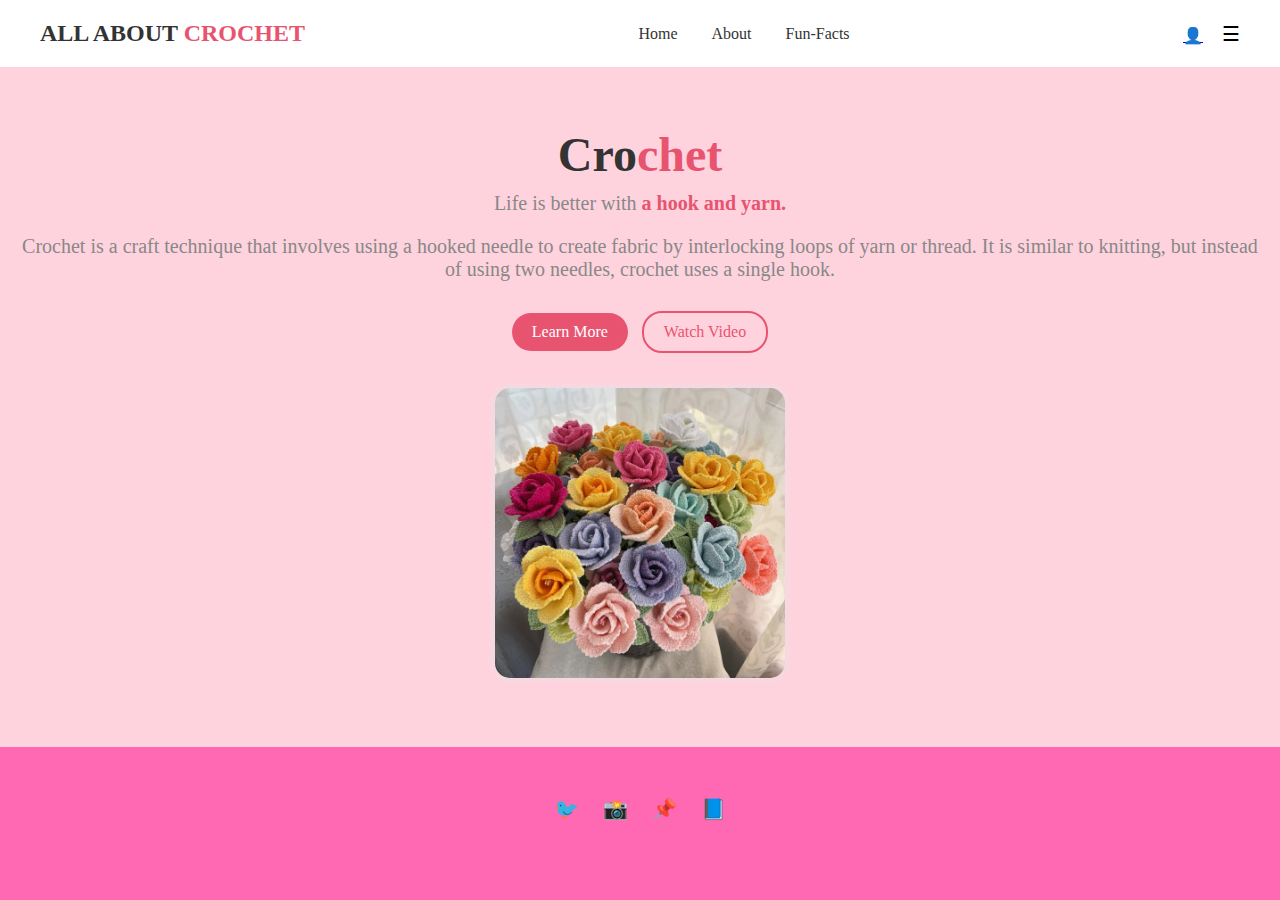
<file: index.html>
<!DOCTYPE html>
<html lang="en">
<head>
    <meta charset="UTF-8">
    <meta name="viewport" content="width=device-width, initial-scale=1.0">
    <title>Crochet</title>
    <link rel="stylesheet" href="index.css">
</head>
<body>
    <header>
        <div class="logo">ALL ABOUT<span> CROCHET</span></div>
        <nav>
            <a href="index.html">Home</a>
            <a href="about.html">About</a>
            <a href="funfacts.html">Fun-Facts</a>
        </nav>
        <div class="icons">
            <a href="login.html">👤</a>
            <span class="icon">☰</span>
        </div>
    </header>

    <section class="hero">
        <h1>Cro<span>chet</span></h1>
        <p>Life is better with <span>a hook and yarn.</span></p>
        <p class="description">
             <p>Crochet is a craft technique that involves using a hooked needle to create fabric by interlocking loops of yarn or thread. It is similar to knitting, but instead of using two needles, crochet uses a single hook.</p>
        </p>
        <div class="buttons">
            <button class="learn-more">Learn More</button>
            <button class="watch-video">Watch Video</button>
        </div>
        <div class="image-container">
            <img src="/images/background" alt="Flowers">
        </div>
    </section>

    <footer>
        <div class="social-icons">
            <a href="#">🐦</a>
            <a href="#">📸</a>
            <a href="#">📌</a>
            <a href="#">📘</a>
        </div>
    </footer>
</body>
</html>
</file>
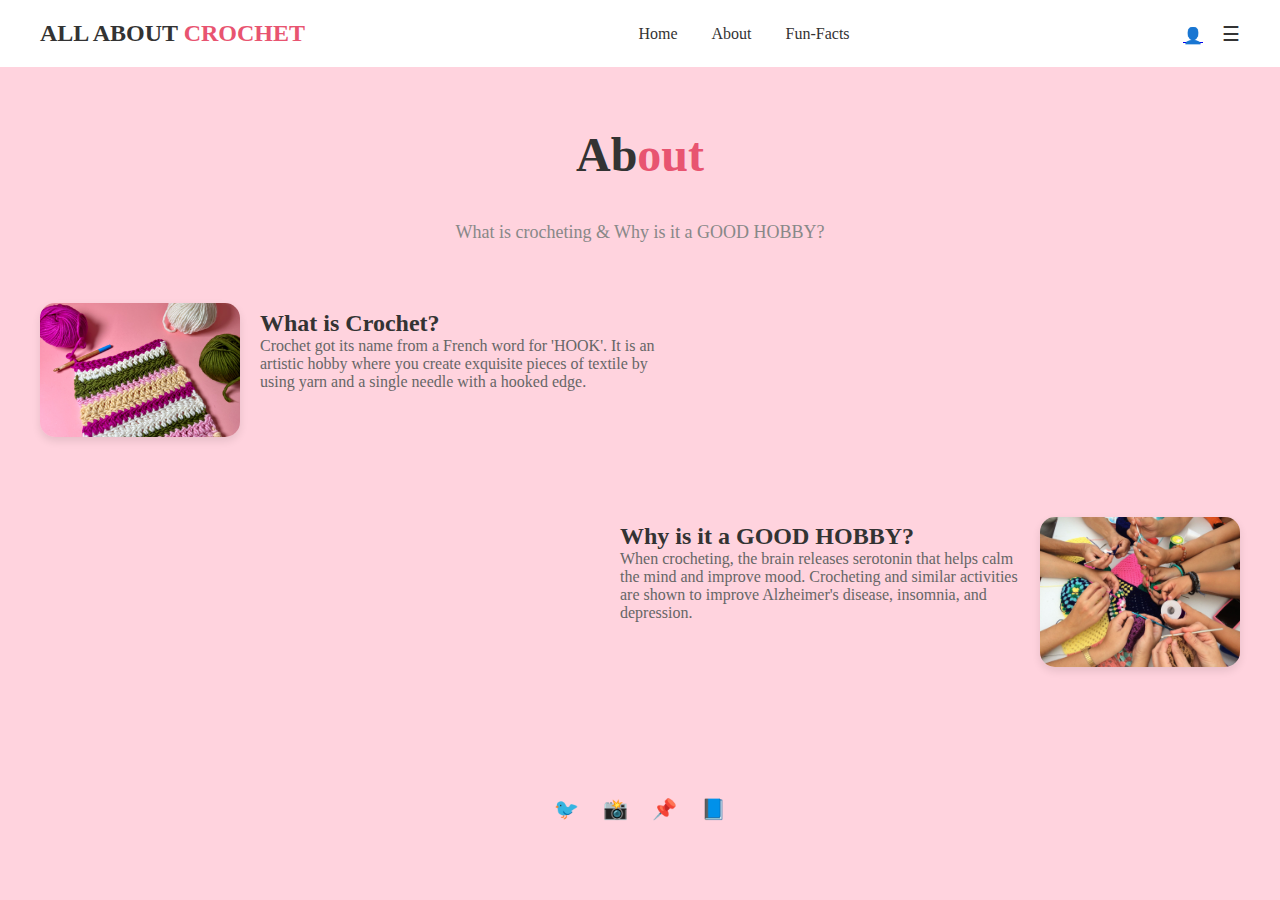
<file: about.html>
<!DOCTYPE html>
<html lang="en">
<head>
    <meta charset="UTF-8">
    <meta name="viewport" content="width=device-width, initial-scale=1.0">
    <title>Crochet</title>
    <link rel="stylesheet" href="about.css">
</head>
<body>
    <header>
        <div class="logo">ALL ABOUT <span>CROCHET</span></div>
        <nav>
            <a href="index.html">Home</a>
            <a href="about.html">About</a>
            <a href="funfacts.html">Fun-Facts</a>
        </nav>
        <div class="icons">
            <a href="login.html">👤</a>
            <span class="icon">☰</span>
        </div>
    </header>

<section class="about">
    <h1>Ab<span>out</span></h1>
    <p class="description">
         <p>What is crocheting & Why is it a GOOD HOBBY?</p>
    </p>

    <div class="about-content">
        <div class="about-item">
            <img src="/images/crochet" alt="Crochet">
            <div class="about-text">
                <h3>What is Crochet?</h3>
                <p>Crochet got its name from a French word for 'HOOK'. It is an artistic hobby where you create exquisite pieces of textile by using yarn and a single needle with a hooked edge.</p>
            </div>
        </div>

        <div class="about-item reverse">
            <img src="/images/hobby" alt="Hobby">
            <div class="about-text">
                <h3>Why is it a GOOD HOBBY?</h3>
                <p>When crocheting, the brain releases serotonin that helps calm the mind and improve mood. Crocheting and similar activities are shown to improve Alzheimer's disease, insomnia, and depression.</p>
            </div>
        </div>

    </div>
</section>

    <footer>
        <div class="social-icons">
            <a href="#">🐦</a>
            <a href="#">📸</a>
            <a href="#">📌</a>
            <a href="#">📘</a>
        </div>
    </footer>
</body>
</html>
</file>
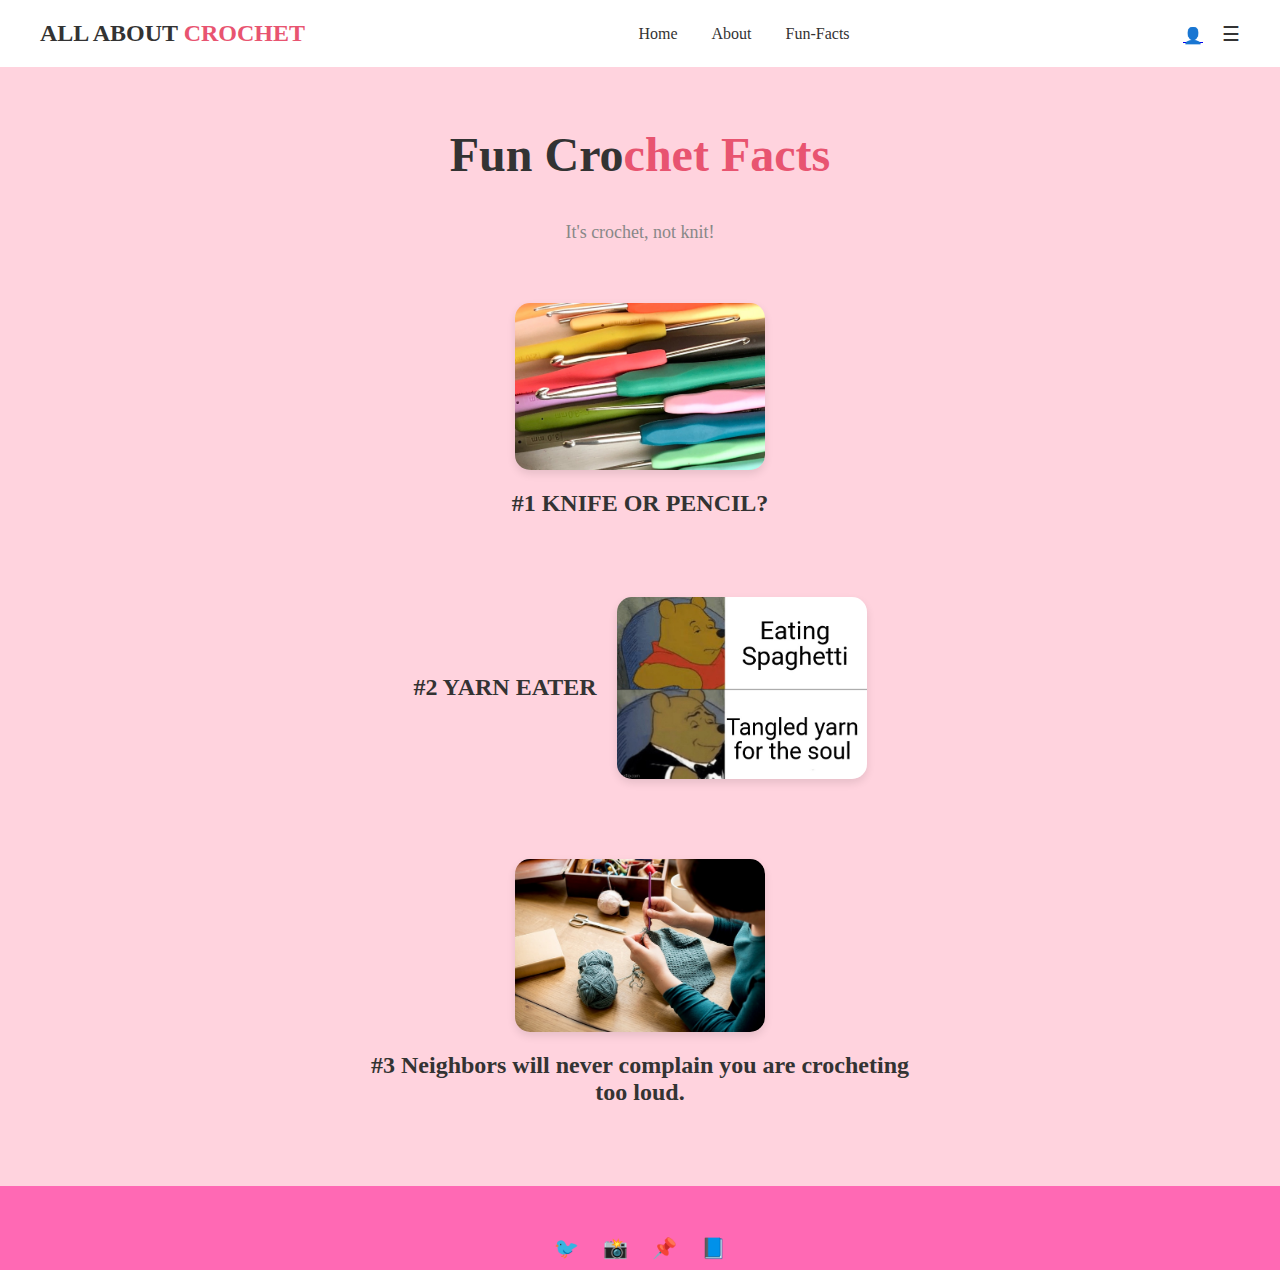
<file: funfacts.html>
<!DOCTYPE html>
<html lang="en">
<head>
    <meta charset="UTF-8">
    <meta name="viewport" content="width=device-width, initial-scale=1.0">
    <title>Crochet</title>
    <link rel="stylesheet" href="funfacts.css">
</head>
<body>
    <header>
        <div class="logo">ALL ABOUT <span>CROCHET</span></div>
        <nav>
            <a href="index.html">Home</a>
            <a href="about.html">About</a>
            <a href="funfacts.html">Fun-Facts</a>
        </nav>
        <div class="icons">
            <a href="login.html">👤</a>
            <span class="icon">☰</span>
        </div>
    </header>

<section class="funfacts">
    <h1>Fun Cro<span>chet Facts</span></h1>
    <p class="description">
         <p>It's crochet, not knit!</p>
    </p>

    <div class="funfacts-content">
        <div class="funfacts-item">
            <img src="/images/knifeorpencil" alt="Knife or Pencil">
            <div class="funfacts-text">
                <h3>#1 KNIFE OR PENCIL?</h3>
            </div>
        </div>

        <div class="funfacts-item reverse">
            <img src="/images/yarneater" alt="Yarn Eater">
            <div class="funfacts-text">
                <h3>#2 YARN EATER</h3>
            </div>
        </div>

        <div class="funfacts-item">
            <img src="/images/crocheting" alt="Crocheting">
            <div class="funfacts-text">
                <h3>#3 Neighbors will never complain you are crocheting too loud.</h3>
            </div>
        </div>
    </div>
</section>

    <footer>
        <div class="social-icons">
            <a href="#">🐦</a>
            <a href="#">📸</a>
            <a href="#">📌</a>
            <a href="#">📘</a>
        </div>
    </footer>
</body>
</html>
</file>
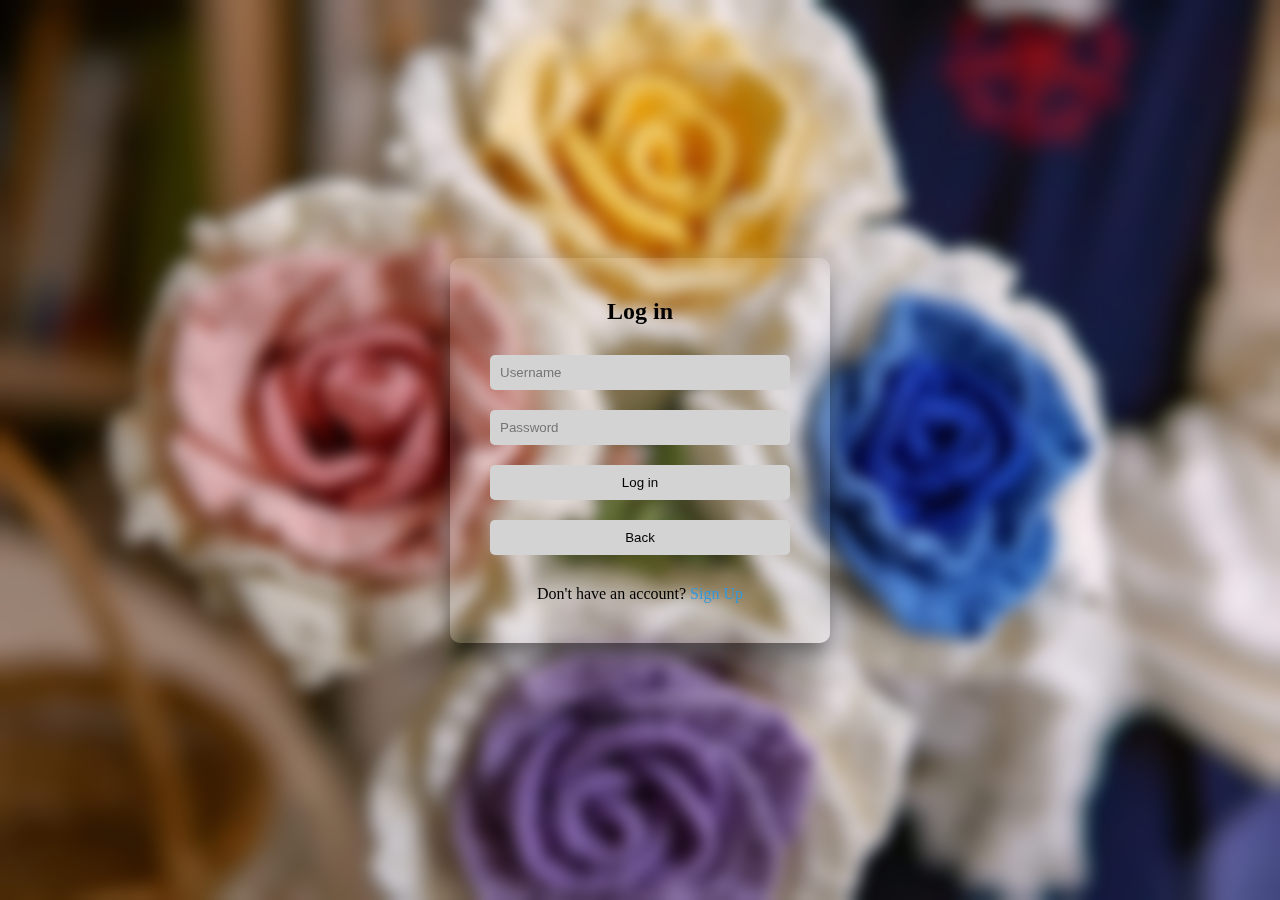
<file: login.html>
<!DOCTYPE html>
<html lang="en">
<head>
    <meta charset="UTF-8">
    <meta name="viewport" content="width=device-width, initial-scale=1.0">
    <title>Log in</title>
    <link rel="stylesheet" href="login.css">
</head>
<body>
    <div class="login-box">
        <h2>Log in</h2>
        <form id="loginForm">
            <input type="text" id="username" placeholder="Username" required>
            <input type="password" id="password" placeholder="Password" required>
            <input type="submit" value="Log in">
            <button type="button" onclick="goBack()">Back</button>
        </form>
        <div class="signup-link">
            Don't have an account? <a href="signup.html">Sign Up</a>
        </div>
    </div>

    <script>
        document.getElementById('loginForm').addEventListener('submit', function(e) {
            e.preventDefault();
            window.location.href = 'index.html'; 
        });

        function goBack() {
            window.location.href = 'index.html';
        }
    </script>
</body>
</html>
</file>
<file: index.css>
* {
    margin: 0;
    padding: 0;
    box-sizing: border-box;
    font-family: Cambria, Cochin, Georgia, Times, 'Times New Roman', serif;
}

body {
    background-color: hotpink; 
    color: black;
}

header {
    display: flex;
    justify-content: space-between;
    align-items: center;
    padding: 20px 40px;
    background-color: #fff;
}

.logo {
    font-size: 24px;
    font-weight: bold;
    color: #333;
}

.logo span {
    color: #e85470;
}

nav a {
    margin: 0 15px;
    text-decoration: none;
    color: #333;
    font-weight: 500;
}

.icons .icon {
    margin-left: 15px;
    font-size: 20px;
}

.hero {
    text-align: center;
    padding: 60px 20px;
    position: relative;
    background-color: #ffd3de;
}

.hero h1 {
    font-size: 48px;
    font-weight: bold;
    color: #333;
}

.hero h1 span {
    color: #e85470;
}

.hero p {
    font-size: 20px;
    color: #888;
    margin-top: 10px;
}

.hero p span {
    color: #e85470;
    font-weight: bold;
}

.description {
    max-width: 600px;
    margin: 20px auto;
    font-size: 14px;
    color: black;
}

.buttons {
    margin-top: 30px;
}

button {
    padding: 10px 20px;
    border: none;
    cursor: pointer;
    font-size: 16px;
    border-radius: 20px;
    transition: background-color 0.3s ease;
}

.learn-more {
    background-color: #e85470;
    color: #fff;
    margin-right: 10px;
}

.learn-more:hover {
    background-color: #c03e5a;
}

.watch-video {
    background-color: transparent;
    color: #e85470;
    border: 2px solid #e85470;
}

.watch-video:hover {
    background-color: #e85470;
    color: #fff;
}

.image-container {
    margin-top: 30px;
    position: relative;
}

.image-container img {
    width: 300px;
    height: auto;
    border-radius: 20px;
    border: 5px solid #f7d8e0;
}

footer {
    margin-top: 40px;
    text-align: center;
    padding: 10px;
}

.social-icons a {
    margin: 0 10px;
    font-size: 20px;
    color: #888;
    text-decoration: none;
}

.social-icons a:hover {
    color: #e85470;
}
</file>
<file: about.css>
* {
  margin: 0;
  padding: 0;
  box-sizing: border-box;
  font-family: Cambria, Cochin, Georgia, Times, 'Times New Roman', serif;
}

body {
  background-color: #ffd3de;
  color: #333;
}

header {
  display: flex;
  justify-content: space-between;
  align-items: center;
  padding: 20px 40px;
  background-color: #fff;
}

.logo {
  font-size: 24px;
  font-weight: bold;
  color: #333;
}

.logo span {
  color: #e85470;
}

nav a {
  margin: 0 15px;
  text-decoration: none;
  color: #333;
  font-weight: 500;
}

.icons .icon {
  margin-left: 15px;
  font-size: 20px;
}

.about {
    padding: 60px 20px;
    text-align: center;
}

.about h2 {
    font-size: 36px;
    color: #333;
    margin-bottom: 10px;
}

.about p {
    font-size: 18px;
    color: #888;
    max-width: 600px;
    margin: 0 auto 40px;
}

.about-content {
    display: flex;
    flex-direction: column;
    gap: 40px;
}

.about-item {
    display: flex;
    align-items: center;
    gap: 20px;
    padding: 20px;
}

.about-item img {
    width: 200px;
    height: auto;
    border-radius: 15px;
    box-shadow: 0 4px 8px rgba(0, 0, 0, 0.1);
}

.about-text {
    max-width: 400px;
    text-align: left;
}
.about h1 {
    font-size: 48px;
    font-weight: bold;
    color: #333;
}
.about h1 span {
    color: #e85470;
}

.about-text h3 {
    font-size: 24px;
    color: #333;
}

.about-text p {
    font-size: 16px;
    color: #666;
}

.reverse {
    flex-direction: row-reverse;
}

.description {
    max-width: 600px;
    margin: 20px auto;
    font-size: 14px;
    color: #aaa;
}

.buttons {
    margin-top: 30px;
}

button {
    padding: 10px 20px;
    border: none;
    cursor: pointer;
    font-size: 16px;
    border-radius: 20px;
    transition: background-color 0.3s ease;
}

.image-container {
    margin-top: 30px;
    position: relative;
}

.image-container img {
    width: 300px;
    height: auto;
    border-radius: 20px;
    border: 5px solid #f7d8e0;
}

footer {
    margin-top: 40px;
    text-align: center;
    padding: 10px;
}

.social-icons a {
    margin: 0 10px;
    font-size: 20px;
    color: #888;
    text-decoration: none;
}

.social-icons a:hover {
    color: #e85470;
}
</file>
<file: funfacts.css>
* {
  margin: 0;
  padding: 0;
  box-sizing: border-box;
  font-family: Cambria, Cochin, Georgia, Times, 'Times New Roman', serif;
}

body {
  background-color: hotpink;
  color: #333;
}

header {
  display: flex;
  justify-content: space-between;
  align-items: center;
  padding: 20px 40px;
  background-color: #fff;
}

.logo {
  font-size: 24px;
  font-weight: bold;
  color: #333;
}

.logo span {
  color: #e85470;
}

nav a {
  margin: 0 15px;
  text-decoration: none;
  color: #333;
  font-weight: 500;
}

.icons .icon {
  margin-left: 15px;
  font-size: 20px;
}

.funfacts {
    padding: 60px 20px;
    text-align: center;
    background-color: #ffd3de;
}

.funfacts h2 {
    font-size: 36px;
    color: #333;
    margin-bottom: 10px;
}

.funfacts p {
    font-size: 18px;
    color: #888;
    max-width: 600px;
    margin: 0 auto 40px;
}

.funfacts-content {
    display: flex;
    flex-direction: column;
    gap: 40px;
    align-items: center; 
}

.funfacts-item {
    display: flex;
    flex-direction: column; 
    align-items: center; 
    gap: 20px;
    padding: 20px;
    max-width: 600px;
    margin: 0 auto; 
}

.funfacts img {
    width: 250px;
    height: auto;
    border-radius: 15px;
    box-shadow: 0 4px 8px rgba(0, 0, 0, 0.1);
}

.funfacts-text {
    text-align: center; 
}

.funfacts h1 {
    font-size: 48px;
    font-weight: bold;
    color: #333;
}
.funfacts h1 span {
    color: #e85470;
}

.funfacts-text h3 {
    font-size: 24px;
    color: #333;
}

.funfacts-text p {
    font-size: 16px;
    color: #666;
}

.reverse {
  flex-direction: row-reverse;
}

.description {
  max-width: 600px;
  margin: 20px auto;
  font-size: 14px;
  color: #aaa;
}

.buttons {
  margin-top: 30px;
}

button {
  padding: 10px 20px;
  border: none;
  cursor: pointer;
  font-size: 16px;
  border-radius: 20px;
  transition: background-color 0.3s ease;
}

.image-container {
  margin-top: 30px;
  position: relative;
}

.image-container img {
  width: 300px;
  height: auto;
  border-radius: 20px;
  border: 5px solid #f7d8e0;
}

footer {
  margin-top: 40px;
  text-align: center;
  padding: 10px;
}

.social-icons a {
  margin: 0 10px;
  font-size: 20px;
  color: #888;
  text-decoration: none;
}

.social-icons a:hover {
  color: #e85470;
}
</file>
<file: login.css>
body {
            font-family: Cambria, Cochin, Georgia, Times, 'Times New Roman', serif;
            background: url('/images/background1') no-repeat center center fixed;
            background-size: cover;
            display: flex;
            align-items: center;
            justify-content: center;
            height: 100vh;
            margin: 0;
            backdrop-filter: blur(8px);
        }
        .login-box {
            width: 300px;
            padding: 40px;
            background: rgba(255, 255, 255, 0.1);
            border-radius: 10px;
            box-shadow: 0 15px 25px rgba(0, 0, 0, 0.5);
        }
        .login-box h2 {
            margin: 0 0 30px;
            text-align: center;
        }
        .login-box input[type="text"], 
        .login-box input[type="password"], 
        .login-box input[type="submit"],
        .login-box button {
            width: 100%;
            padding: 10px;
            margin-bottom: 20px;
            border: none;
            background: lightgray;
            border-radius: 5px;
            box-sizing: border-box;
        }
        .login-box input[type="submit"],
        .login-box button {
            color: black;
            cursor: pointer;
        }
        .login-box input[type="submit"]:hover,
        .login-box button:hover {
            background: #d0d0d0;
        }
        .signup-link {
            text-align: center;
            margin-top: 10px;
        }
        .signup-link a {
            color: #3498db;
            text-decoration: none;
        }
</file>
